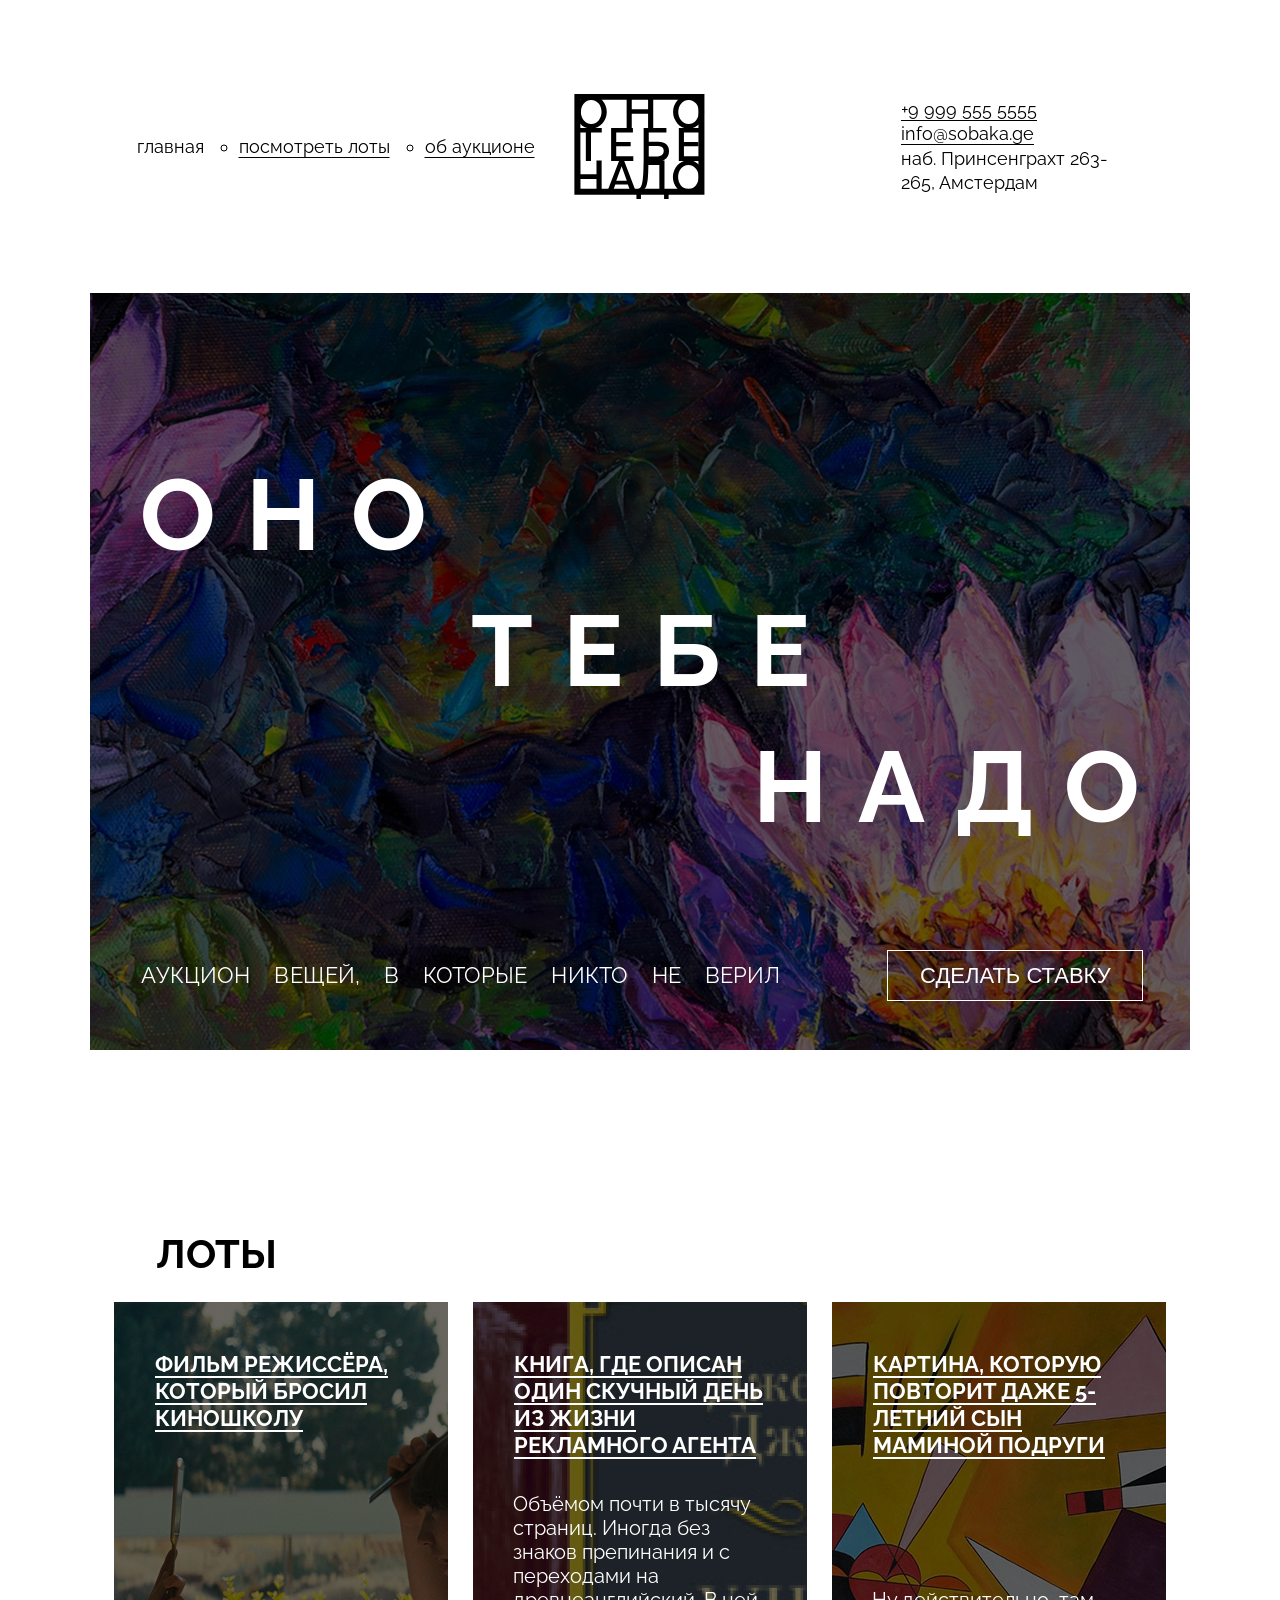
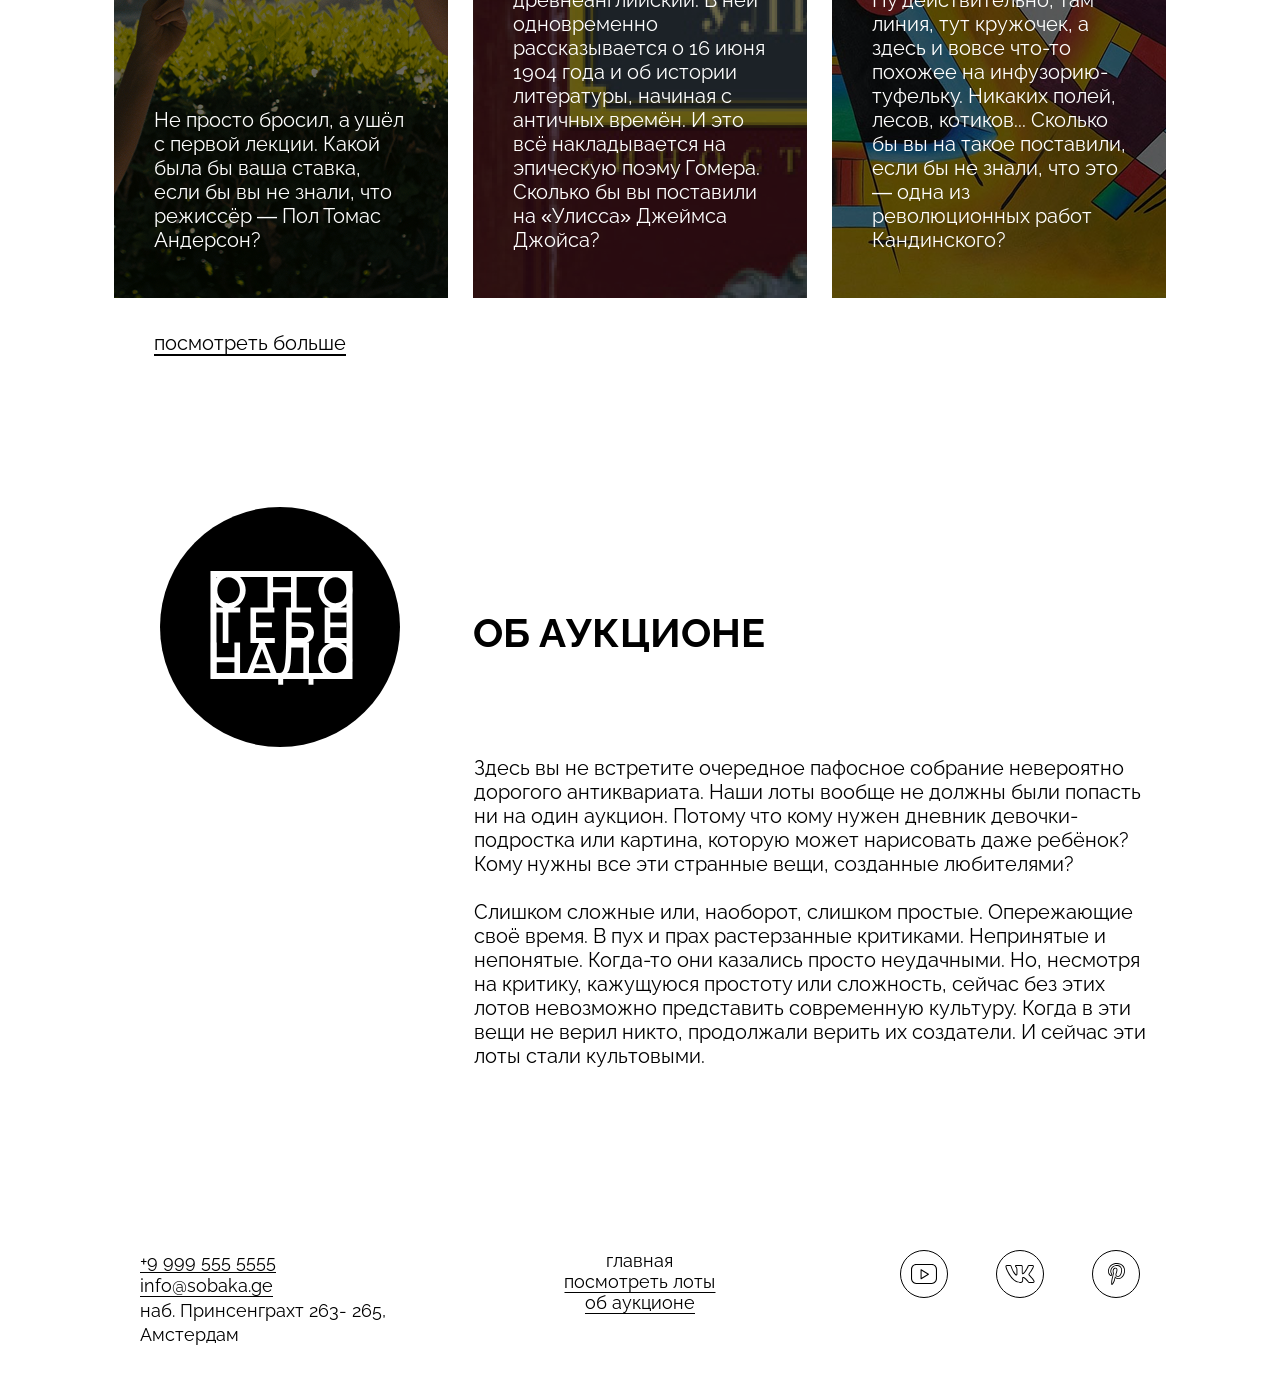
<file: index.html>
<!doctype html>
<html lang="ru">
  <head>
    <meta charset="UTF-8" />
    <meta name="viewport" content="width=device-width, initial-scale=1.0" />
    <title>1 спринт. Проектная работа</title>
    <link rel="stylesheet" href="fonts/fonts.css" />
    <link rel="stylesheet" href="styles/global.css" />
    <link rel="stylesheet" href="styles/style.css" />
  </head>

  <body>
    <header>
      <nav class="header__menu">
        <ul class="header__links-list">
          <li class="header__links-list-item">
            <a class="header__link_active" href="#">Главная</a>
          </li>
          <li class="header__links-list-item">
            <a class="header__link" href="#">Посмотреть лоты</a>
          </li>
          <li class="header__links-list-item">
            <a class="header__link" href="#">Об аукционе</a>
          </li>
        </ul>
      </nav>
<!-- Форматирование через prettier выдает такой формат расположения картинки,
 <a class="header__logo" href="#">
        <img
          class="header__logo-image"
          src="./images/logo.svg"
          alt="Логотип аукциона"
        />
      </a>
  webformatter делает строчным, как и требуется в гайде по стилям от яндекса, 
  но делает более глубокую вложенность, данный файл отформатирован через prettier, с ручным
  восстановлением вложенности текущей картинки -->
      <a class="header__logo" href="#">
        <img class="header__logo-image" src="./images/logo.svg" alt="Логотип аукциона"/>
      </a>
      <!-- По поводу правки adress, свойства не дублируются, 
       общий adress используется и сверху и снизу, header__adress и footer__adress 
       имеют разные значения -->
      <address class="header__address">
        <a href="tel:+99995555555">+9 999 555 5555</a>
        <a href="mailto:info@sobaka.ge">info@sobaka.ge</a>
        наб. Принсенграхт 263- 265, Амстердам
      </address>
    </header>
    <!-- Баннер Оно тебе надо -->
    <main>
      <section class="cover">
        <div class="overlay"></div>
        <h1 class="cover__title">
          <span class="aligned-text aligned-text_left">оно</span>
          <span class="aligned-text aligned-text_center">тебе</span>
          <span class="aligned-text aligned-text_right">надо</span>
        </h1>
        <div class="cover__description">
          <p class="cover__description-text letter-spacing-extended">
            АУКЦИОН ВЕЩЕЙ, В КОТОРЫЕ НИКТО НЕ ВЕРИЛ
          </p>
          <button class="bet-button">СДЕЛАТЬ СТАВКУ</button>
        </div>
      </section>
      <!-- Конец Баннер Оно тебе надо -->
      <!-- Карточки -->

      <section class="lots">
        <h2 class="lots__heading">ЛОТЫ</h2>
        <ul class="lots__card-list">
          <li class="lots__card-list-item">
            <a href="#" class="card-link">
              <article class="card card_type_film">
                <div class="overlay"></div>
                <h3 class="card__title">
                  ФИЛЬМ РЕЖИССЁРА, КОТОРЫЙ БРОСИЛ КИНОШКОЛУ
                </h3>
                <p class="card__text">
                  Не просто бросил, а ушёл с первой лекции. Какой была бы ваша
                  ставка, если бы вы не знали, что режиссёр — Пол Томас
                  Андерсон?
                </p>
              </article>
            </a>
          </li>
          <!-- Карточка 2 -->
          <li class="lots__card-list-item">
            <a href="#" class="card-link">
              <article class="card card_type_book">
                <div class="overlay"></div>
                <h3 class="card__title">
                  КНИГА, ГДЕ ОПИСАН ОДИН СКУЧНЫЙ ДЕНЬ ИЗ ЖИЗНИ РЕКЛАМНОГО АГЕНТА
                </h3>
                <p class="card__text">
                  Объёмом почти в тысячу страниц. Иногда без знаков препинания и
                  с переходами на древнеанглийский. В ней одновременно
                  рассказывается о 16 июня 1904 года и об истории литературы,
                  начиная с античных времён. И это всё накладывается на
                  эпическую поэму Гомера. Сколько бы вы поставили на «Улисса»
                  Джеймса Джойса?
                </p>
              </article>
            </a>
          </li>
          <!-- Карточка 3 -->
          <li class="lots__card-list-item">
            <a href="#" class="card-link">
              <article class="card card_type_picture">
                <div class="overlay"></div>
                <h3 class="card__title">
                  КАРТИНА, КОТОРУЮ ПОВТОРИТ ДАЖЕ 5-ЛЕТНИЙ СЫН МАМИНОЙ ПОДРУГИ
                </h3>
                <p class="card__text">
                  Ну действительно, там линия, тут кружочек, а здесь и вовсе
                  что-то похожее на инфузорию-туфельку. Никаких полей, лесов,
                  котиков... Сколько бы вы на такое поставили, если бы не знали,
                  что это — одна из революционных работ Кандинского?
                </p>
              </article>
            </a>
          </li>
        </ul>
        <a class="lots__look-more-link" href="#"> Посмотреть больше </a>
      </section>

      <!-- конец Карточки -->
      <!-- Об аукционе -->
      <section class="about">
        <div class="about__logo about__column about__column__left">
          <img
            class="about__logo-image"
            src="./images/logo-column.svg"
            alt="Логотип аукциона"
          />
        </div>
        <div class="about__column about__column__right">
          <h2 class="about__title">Об аукционе</h2>
          <div class="about__text">
            <p>
              Здесь вы не встретите очередное пафосное собрание невероятно
              дорогого антиквариата. Наши лоты вообще не должны были попасть ни
              на один аукцион. Потому что кому нужен дневник девочки-подростка
              или картина, которую может нарисовать даже ребёнок? Кому нужны все
              эти странные вещи, созданные любителями?
            </p>

            <p>
              Слишком сложные или, наоборот, слишком простые. Опережающие своё
              время. В пух и прах растерзанные критиками. Непринятые и
              непонятые. Когда-то они казались просто неудачными. Но, несмотря
              на критику, кажущуюся простоту или сложность, сейчас без этих
              лотов невозможно представить современную культуру. Когда в эти
              вещи не верил никто, продолжали верить их создатели. И сейчас эти
              лоты стали культовыми.
            </p>
          </div>
        </div>
      </section>

      <!-- конец Об аукционе -->
    </main>

    <footer class="footer">
      <address class="footer__address">
        <a href="tel:+99995555555">+9 999 555 5555</a>
        <a href="mailto:info@sobaka.ge">info@sobaka.ge</a>
        наб. Принсенграхт 263- 265, Амстердам
      </address>

      <nav class="footer__menu">
        <ul class="footer__links-list">
          <li class="footer__menu-link">
            <a class="footer__link_active" href="#">Главная</a>
          </li>
          <li class="footer__menu-link">
            <a class="footer__link" href="#">Посмотреть лоты</a>
          </li>
          <li class="footer__menu-link">
            <a class="footer__link" href="#">Об аукционе</a>
          </li>
        </ul>
      </nav>

      <ul class="footer__social-list">
        <li class="footer__social-list-item">
          <a class="footer__social-link" href="#"
            ><img src="./images/yt.svg" alt="YouTube" />
          </a>
        </li>
        <li class="footer__social-list-item">
          <a class="footer__social-link" href="#"
            ><img src="./images/vk.svg" alt="ВКонтакте" />
          </a>
        </li>
        <li class="footer__social-list-item">
          <a class="footer__social-link" href="#"
            ><img src="./images/pinterest.svg" alt="Pinterest" />
          </a>
        </li>
      </ul>
    </footer>
  </body>
</html>
</file>
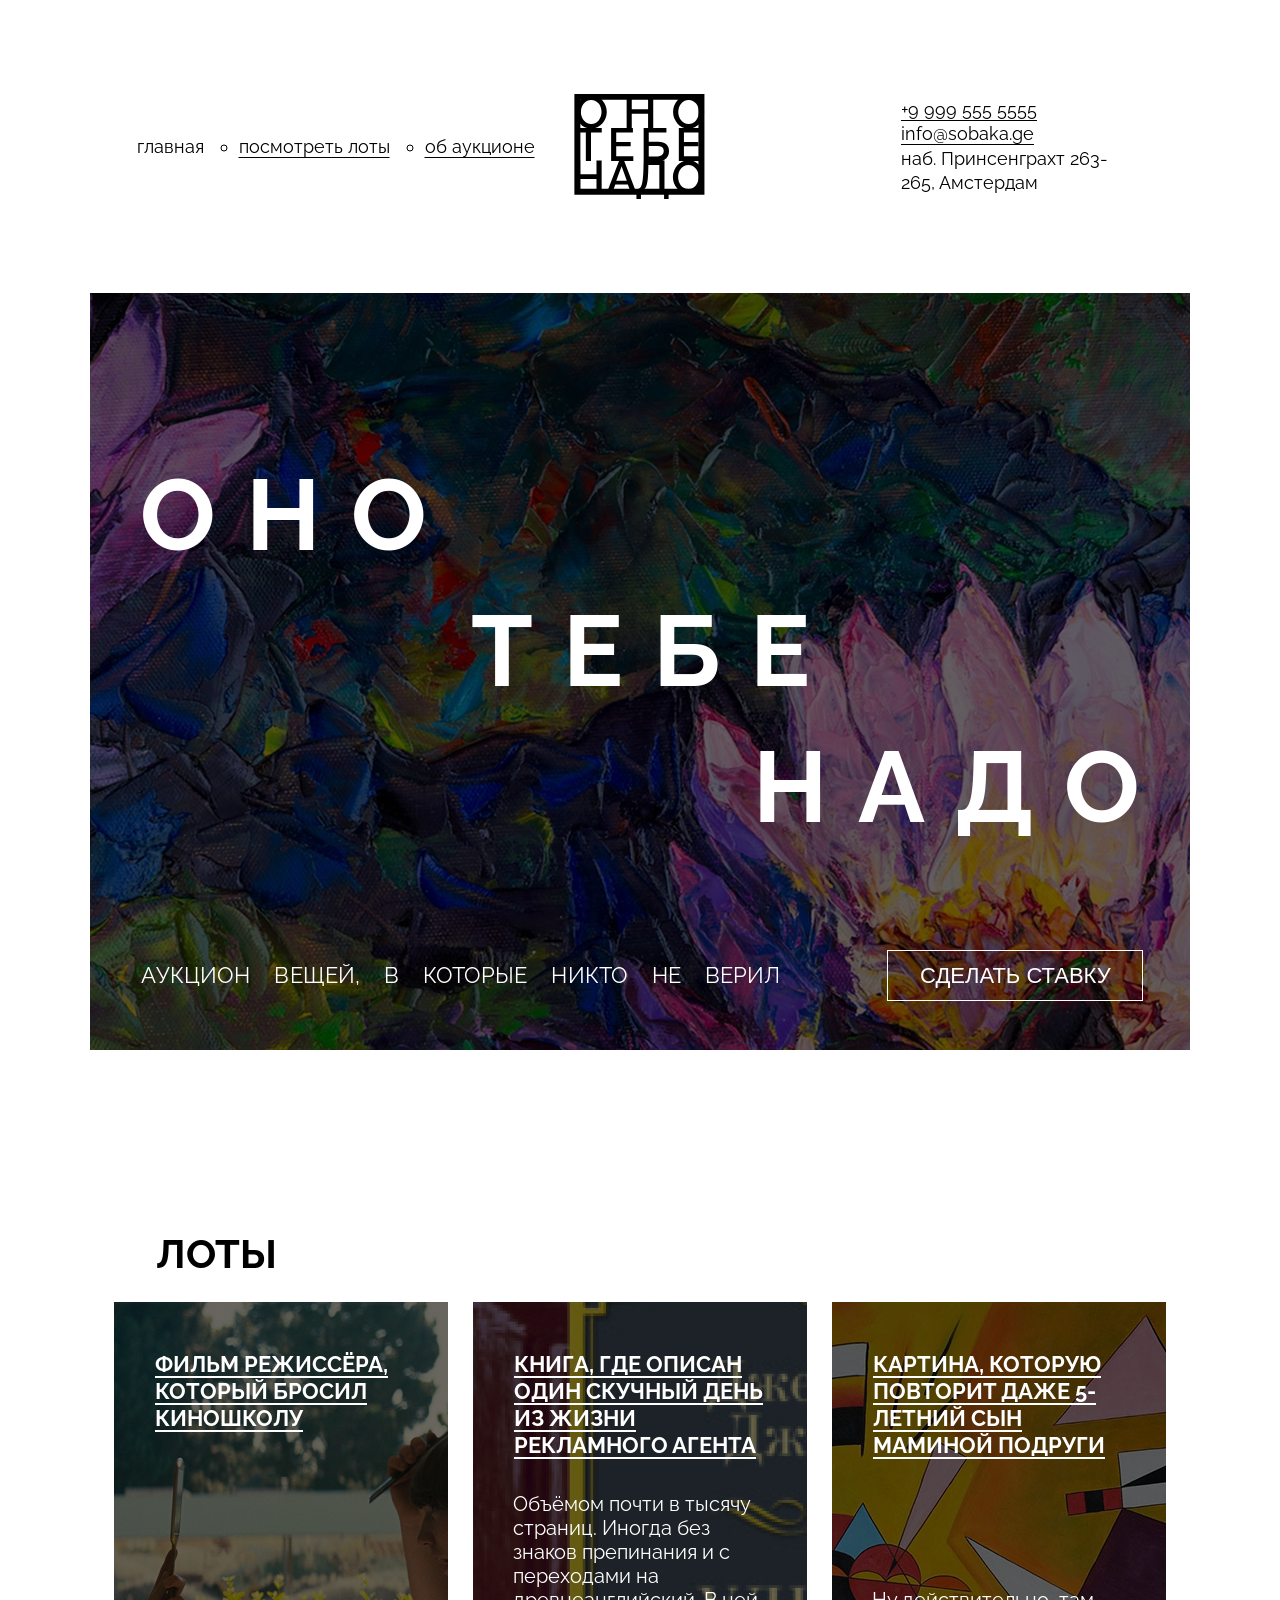
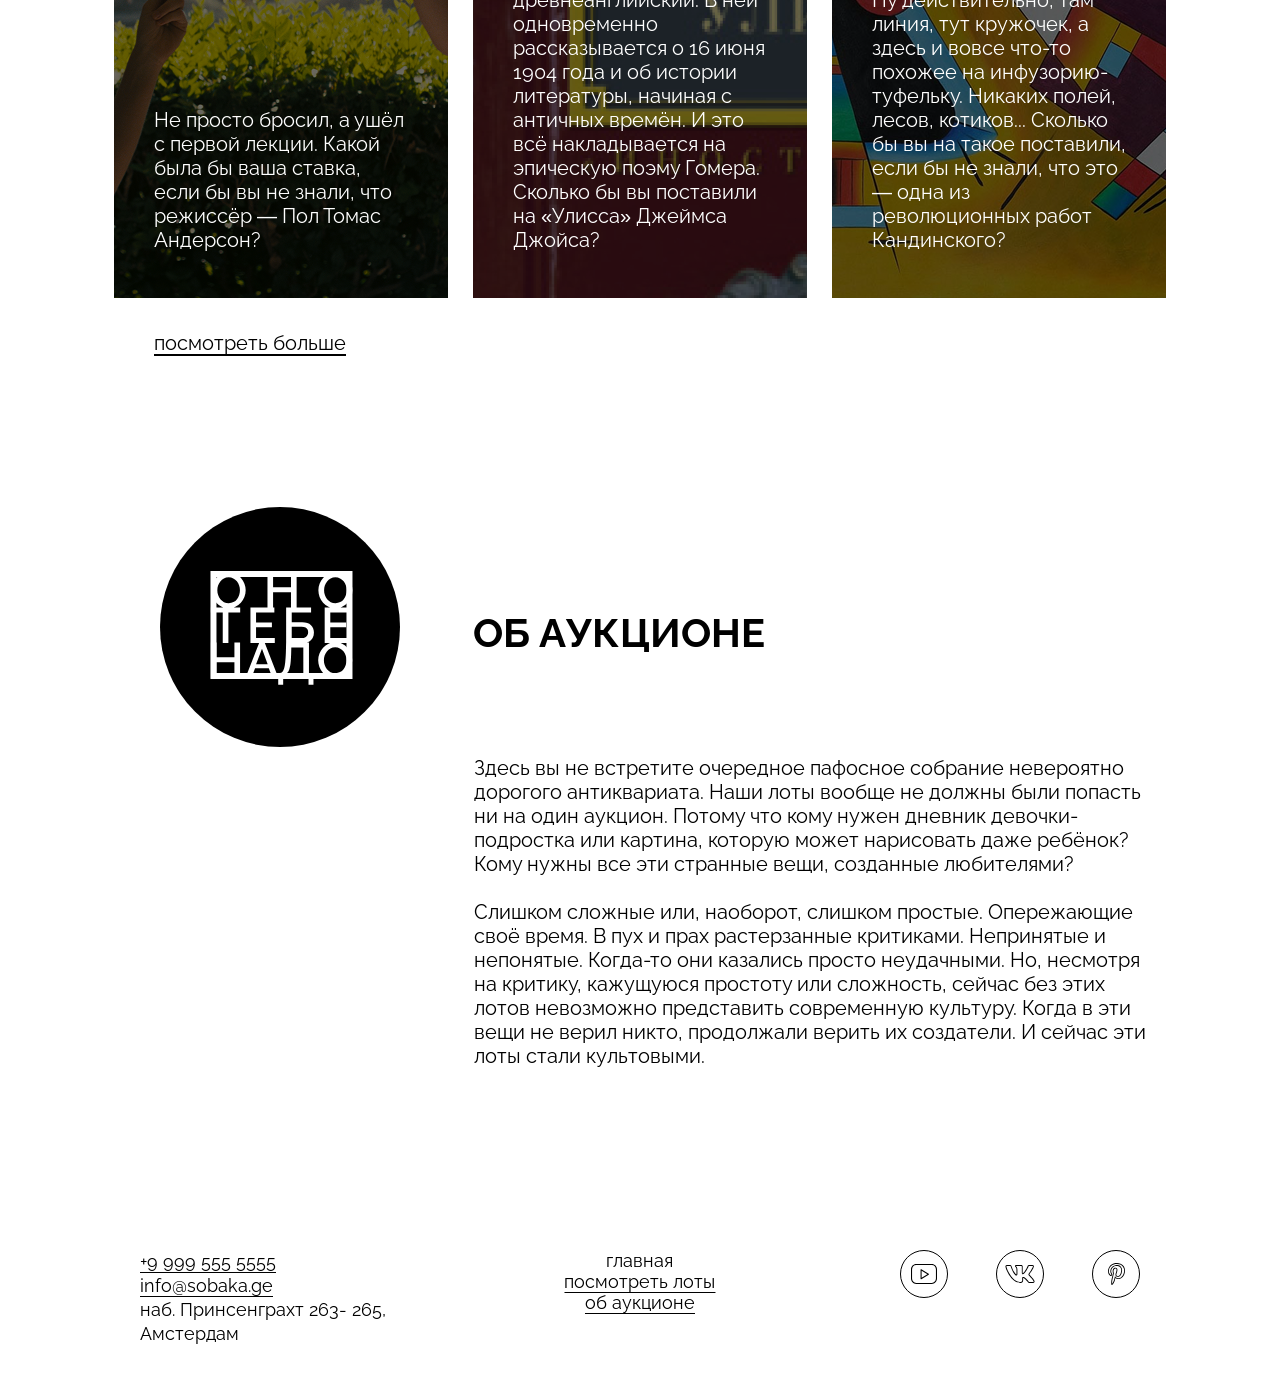
<file: images/ono-tebe-nado-fd-main/ono-tebe-nado-fd-main/index.html>
<!doctype html>
<html lang="ru">
  <head>
    <meta charset="UTF-8" />
    <meta name="viewport" content="width=device-width, initial-scale=1.0" />
    <title>1 спринт. Проектная работа</title>
    <link rel="stylesheet" href="fonts/fonts.css" />
    <link rel="stylesheet" href="styles/global.css" />
    <link rel="stylesheet" href="styles/style.css" />
  </head>

  <body>
    <header>
      <nav class="header__menu">
        <ul class="header__links-list">
          <li class="header__links-list-item">
            <a class="header__link_active" href="#">Главная</a>
          </li>
          <li class="header__links-list-item">
            <a class="header__link" href="#">Посмотреть лоты</a>
          </li>
          <li class="header__links-list-item">
            <a class="header__link" href="#">Об аукционе</a>
          </li>
        </ul>
      </nav>
      
        <a class="header__logo" href="#"
          ><img
            class="header__logo-image"
            src="./images/logo.svg"
            alt="Логотип аукциона"
        /></a>
      
      <address class="header__address">
        <a href="tel:+99995555555">+9 999 555 5555</a>
        <a href="mailto:info@sobaka.ge">info@sobaka.ge</a>
        <div>наб. Принсенграхт 263- 265, Амстердам</div>
      </adress>
    </header>
    <!-- Баннер Оно тебе надо -->
    <main>
      <section class="cover">
        <div class="overlay"></div>
            <h1 class="cover__title">
            <span class="aligned-text aligned-text_left">оно</span>
            <span class="aligned-text aligned-text_center">тебе</span>
            <span class="aligned-text aligned-text_right">надо</span>
          </h1>
          <div class="cover__description">
            <p class="cover__description-text letter-spacing-extended">
              АУКЦИОН ВЕЩЕЙ, В КОТОРЫЕ НИКТО НЕ ВЕРИЛ
            </p>
            <button class="bet-button">СДЕЛАТЬ СТАВКУ</button>
          </div>
      </section>
      <!-- Конец Баннер Оно тебе надо -->
      <!-- Карточки -->

      <section class="lots">
        <h2 class="lots__heading">ЛОТЫ</h2>
        <ul class="lots__card-list">
          <li class="lots__card-list-item">
            <a href="#" class="card-link">
              <article class="card card_type_film">
                <div class="overlay"></div>
                <h3 class="card__title">
                  ФИЛЬМ РЕЖИССЁРА, КОТОРЫЙ БРОСИЛ КИНОШКОЛУ
                </h3>
                <p class="card__text">
                  Не просто бросил, а ушёл с первой лекции. Какой была бы ваша
                  ставка, если бы вы не знали, что режиссёр — Пол Томас
                  Андерсон?
                </p>
              </article>
            </a>
          </li>
          <!-- Карточка 2 -->
          <li class="lots__card-list-item">
            <a href="#" class="card-link">
              <article class="card card_type_book">
                <div class="overlay"></div>
                <h3 class="card__title">
                  КНИГА, ГДЕ ОПИСАН ОДИН СКУЧНЫЙ ДЕНЬ ИЗ ЖИЗНИ РЕКЛАМНОГО АГЕНТА
                </h3>
                <p class="card__text">
                  Объёмом почти в тысячу страниц. Иногда без знаков препинания и
                  с переходами на древнеанглийский. В ней одновременно
                  рассказывается о 16 июня 1904 года и об истории литературы,
                  начиная с античных времён. И это всё накладывается на
                  эпическую поэму Гомера. Сколько бы вы поставили на «Улисса»
                  Джеймса Джойса?
                </p>
              </article>
            </a>
          </li>
          <!-- Карточка 3 -->
          <li class="lots__card-list-item">
            <a href="#" class="card-link">
              <article class="card card_type_picture">
                <div class="overlay"></div>
                <h3 class="card__title">
                  КАРТИНА, КОТОРУЮ ПОВТОРИТ ДАЖЕ 5-ЛЕТНИЙ СЫН МАМИНОЙ ПОДРУГИ
                </h3>
                <p class="card__text">
                  Ну действительно, там линия, тут кружочек, а здесь и вовсе
                  что-то похожее на инфузорию-туфельку. Никаких полей, лесов,
                  котиков... Сколько бы вы на такое поставили, если бы не знали,
                  что это — одна из революционных работ Кандинского?
                </p>
              </article>
            </a>
          </li>
        </ul>
        <a class="lots__look-more-link" href="#"> Посмотреть больше </a>
      </section>

      <!-- конец Карточки -->
      <!-- Об аукционе -->
      <section class="about">
        <div class="about__logo about__column about__column__left">
          <img
              class="about__logo-image"
              src="./images/logo-column.svg"
              alt="Логотип аукциона"
          />
        </div>
        <div class="about__column about__column__right">
          <div class="about__title">Об аукционе</div>
          <div class="about__text">
            <p>
              Здесь вы не встретите очередное пафосное собрание невероятно
              дорогого антиквариата. Наши лоты вообще не должны были попасть ни
              на один аукцион. Потому что кому нужен дневник девочки-подростка
              или картина, которую может нарисовать даже ребёнок? Кому нужны все
              эти странные вещи, созданные любителями?
            </p>
            
            <p>
              Слишком сложные или, наоборот, слишком простые. Опережающие своё
              время. В пух и прах растерзанные критиками. Непринятые и
              непонятые. Когда-то они казались просто неудачными. Но, несмотря
              на критику, кажущуюся простоту или сложность, сейчас без этих
              лотов невозможно представить современную культуру. Когда в эти
              вещи не верил никто, продолжали верить их создатели. И сейчас эти
              лоты стали культовыми.
            </p>
          </div>
        </div>
      </section>

      <!-- конец Об аукционе -->
    </main>

    <footer class="footer">
      <address class="footer__address">
        <a href="tel:+99995555555">+9 999 555 5555</a>
        <a href="mailto:info@sobaka.ge">info@sobaka.ge</a>
        наб. Принсенграхт 263- 265, Амстердам
      </address>
      

      <nav class="footer__menu">
        <ul class="footer__links-list">
          <li class="footer__menu-link"> 
            <a class="footer__link_active" href="#">Главная</a>
          </li>
          <li class="footer__menu-link">
            <a class="footer__link" href="#">Посмотреть лоты</a>
          </li>
          <li class="footer__menu-link">
            <a class="footer__link" href="#">Об аукционе</a>
          </li>
        </ul>
      </nav>

      <ul class="footer__social-list">
        <li class="footer__social-list-item">
          <a class="footer__social-link" href="#"
            ><img src="./images/yt.svg" alt="YouTube" />
          </a>
        </li>
        <li class="footer__social-list-item">
          <a class="footer__social-link" href="#"
            ><img src="./images/vk.svg" alt="ВКонтакте" />
          </a>
        </li>
        <li class="footer__social-list-item">
          <a class="footer__social-link" href="#"
            ><img src="./images/pinterest.svg" alt="Pinterest" />
          </a>
        </li>
      </ul>
    </footer>
  </body>
</html>
</file>
<file: fonts/fonts.css>
@font-face {
  font-family: Raleway;
  src:
    url(./Raleway-Regular.woff2) format('woff2'),
    url(./Raleway-Regular.woff) format('woff');
  font-weight: normal;
  font-display: swap;
}

@font-face {
  font-family: Raleway;
  src:
    url(./Raleway-Bold.woff2) format('woff2'),
    url(./Raleway-Bold.woff) format('woff');
  font-weight: bold;
  font-display: swap;
}
</file>
<file: styles/global.css>
body,
h1, h2, h3, h4, h5, h6,
p,
ul, ol, li,
figure, figcaption,
blockquote, dl, dd {
  margin: 0;
  padding: 0;
}
p {
  margin-bottom: 24px;
}

ul,
ol {
  list-style: none;
}

a {
  display: block;
  color: inherit;
  text-decoration: none;
  text-underline-offset: 4px;
}

img {
  display: block;
  max-width: 100%;
  height: auto;
}

body {
  color: black;
  font-family: 'Raleway', sans-serif;
  font-weight: 400;
  font-size: 18px;
  font-style: normal;
  line-height: 100%;
  letter-spacing: 0;  
  width: 1100px;
  max-width: 100%;
  height: auto;
  margin-right: auto;
  margin-left: auto;
  background-color: white;
}

address {
  font-style: normal;
}

section {
  position: relative;
  margin-bottom: 20px;
}
</file>
<file: styles/style.css>
header {
  display: grid;
  grid-template-columns: 1fr min-content 1fr;
  place-self: center;
  align-items: center;
  align-self: center;
  width: 100%;
  min-height: 293px;
}

.header__menu {
  display: grid;
  margin: auto;
}

.header__links-list {
  display: flex;
  gap: 20px;
  text-transform: lowercase;
}

.header__links-list-item {
  margin-left: 15px;
  list-style: circle;
}
.header__links-list-item:first-child {
  list-style: none;
}

.header__link {
  text-decoration: underline;
}

.header__link_active {
  text-decoration: none;
  list-style: none;
}

.header__logo {
  display: grid;
  width: max-content;
  margin: auto;
}

.header__logo-image {
  width: max-content;
}

address {
  position: relative;
  display: grid;

  justify-content: end;
  width: 230px;

  line-height: 24.3px;
}

.header__address {
  margin-left: 187px;
}

.header__address a {
  text-decoration: underline;
  text-underline-offset: 4px;
}

.cover {
  position: relative;
  width: auto;
  min-height: 757px;
  background-image: url(../images/lotus-flower.png);
  background-repeat: no-repeat;
  background-position: center;
  background-size: cover;
}

.overlay {
  position: absolute;
  z-index: 1;
  width: 100%;
  height: 100%;
  margin-top: 0;
  margin-left: 0;
  background-color: #00000096;
}

.cover__container {
  z-index: 2;
  display: grid;
  grid-template-rows: 3fr 0.5fr;
}

.cover__title {
  position: relative;
  z-index: 2;
  padding-top: 167px;
  padding-right: 20px;
  padding-left: 50px;
  color: white;
  font-weight: 700;
  font-size: 100px;
  line-height: 110px;
  letter-spacing: 30px;
  text-transform: uppercase;
}

.aligned-text {
  display: block;
  margin-bottom: 26px;
}

.aligned-text_left {
  text-align: left;
}

.aligned-text_center {
  text-align: center;
}

.aligned-text_right {
  text-align: right;
}

.letter-spacing-extended {
  letter-spacing: 5px;
}

.cover__description {
  position: relative;
  z-index: 2;
  display: flex;
  gap: 95px;
  max-width: 100%;
  margin-top: 108px;
  margin-left: 39px;
  color: white;
  word-spacing: 18px;
}

.cover__description-text {
  position: relative;
  padding: 15px 12px 12px 12px;
  font-weight: 400;
  font-size: 22px;
  line-height: 21px;
  letter-spacing: 0.06px;
}

.bet-button {
  position: relative;
  width: 256px;
  height: 51px;
  border: 1px white solid;
  color: white;
  font-weight: 500;
  font-size: 22px;
  background: none;
}

.lots {
  margin-top: 177px;
}

.lots__heading {
  padding: 18px 0 0 66px;
  font-weight: 700;
  font-size: 40px;
}

.lots__card-list {
  display: flex;
  flex-wrap: wrap;
  gap: 25px;
  margin: 39px 0 0 24px;
}

.lots__card-list-item {
  margin-right: 0px;
}

.lots__card-list-item:last-child {
  margin-right: 0px;
}

.card {
  position: relative;
  display: flex;
  flex-direction: column;
  width: 334px;
  min-height: 596px;
  color: white;
  background-position: center;
  background-size: cover;
}

.card_type_film {
  background: url(../images/film.png);
}

.card_type_book {
  background: url(../images/book.jpg);
}

.card_type_picture {
  background: url(../images/picture.jpg);
}

.card__title {
  position: relative;
  z-index: 3;
  padding: 49px 41px 20px;
  font-weight: 700;
  font-size: 22px;
  line-height: 27px;
  letter-spacing: 0px;
  text-decoration: underline;
  text-transform: uppercase;
}

.card__text {
  position: relative;
  z-index: 3;
  margin-top: auto;
  margin-bottom: 0;
  padding: 0px 40px 46px;
  font-weight: 400;
  font-size: 20px;
  line-height: 24px;
}

.lots__look-more-link {
  padding: 39px 0 0 64px;
  font-size: 20px;
  line-height: 12px;
  text-decoration: underline;
  text-transform: lowercase;
}

.about {
  display: flex;
  flex-direction: row;
  width: 100%;
  margin-top: 158px;
}

.about__column__left {
  width: 30%;
}

.about__column__right {
  width: 70%;
}

.about__logo__right {
  place-content: center;
}

.about__logo-image {
  width: 240px;
  margin-left: 70px;
}

.about__title {
  padding: 117px 0 112px 53px;
  font-weight: 700;
  font-size: 40px;
  text-transform: uppercase;
}

.about__text {
  padding: 2px 40px 2px 54px;
  font-weight: 400;
  font-size: 20px;
  line-height: 24px;
  letter-spacing: 0;
}

.footer {
  display: grid;
  grid-template-columns: 1fr 1fr 1fr;
  align-items: start;
  margin: 106px 0 0 0;
  padding: 50px;
}

.footer__address {
  width: 250px;
}

.footer__menu {
  display: grid;
  line-height: 12px;
  line-height: 21px;
  text-align: center;
  text-transform: lowercase;
}

.footer__menu-link {
  text-underline-offset: 3px;
}

.footer__link_active {
  text-decoration: none;
}

.footer__social-list {
  display: flex;
  justify-content: flex-end;
  gap: 48px;
}
.footer__social-link {
  width: 48px;
}

.footer__address a {
  text-decoration: underline;
  text-underline-offset: 4px;
}

.footer__link {
  text-decoration: underline;
}
</file>
<file: images/ono-tebe-nado-fd-main/ono-tebe-nado-fd-main/fonts/fonts.css>
@font-face {
  font-family: Raleway;
  src:
    url(./Raleway-Regular.woff2) format('woff2'),
    url(./Raleway-Regular.woff) format('woff');
  font-weight: normal;
  font-display: swap;
}

@font-face {
  font-family: Raleway;
  src:
    url(./Raleway-Bold.woff2) format('woff2'),
    url(./Raleway-Bold.woff) format('woff');
  font-weight: bold;
  font-display: swap;
}
</file>
<file: images/ono-tebe-nado-fd-main/ono-tebe-nado-fd-main/styles/global.css>
body,
h1, h2, h3, h4, h5, h6,
p,
ul, ol, li,
figure, figcaption,
blockquote, dl, dd {
  margin: 0;
  padding: 0;
}
p{ margin-bottom: 24px;}
ul,
ol {
  list-style: none;
}

a {
  display: block;
  color: inherit;
  text-decoration: none;
  text-underline-offset: 4px;
}

img {
  display: block;
  max-width: 100%;
  height: auto;
}

body {
  color: black;
  font-family: 'Raleway', sans-serif;
  font-weight: 400;
  font-size: 18px;
  font-style: normal;
  line-height: 100%;
  letter-spacing: 0;  
  width: 1100px;
  max-width: 100%;
  height: auto;
  margin-right: auto;
  margin-left: auto;
  background-color: white;
}

address {
  font-style: normal;
}

section {
  position: relative;
  margin-bottom: 20px;
}
</file>
<file: images/ono-tebe-nado-fd-main/ono-tebe-nado-fd-main/styles/style.css>
header {
  display: grid;
  grid-template-columns: 1fr min-content 1fr;
  place-self: center;
  align-items: center;
  align-self: center;
  width: 100%;
  min-height: 293px;
}

.header__menu {
  display: grid;
  margin: auto;
}

.header__links-list {
  display: flex;
  gap: 20px;
  text-transform: lowercase;
}

.header__links-list-item {
  margin-left: 15px;
  list-style: circle;
}
.header__links-list-item:first-child{list-style: none;}
.header__link {
  text-decoration: underline;
}

.header__link_active {
  text-decoration: none;
  list-style: none;
}

.header__logo {
  display: grid;
  width: max-content;
  margin: auto;
}

.header__logo-image {
  width: max-content;
}

address {
  display: grid;  
  position: relative;
 
  justify-content: end;
  width: 230px;
  
  line-height: 24.3px;
}

.header__address {
  text-underline-offset: 5px;
  margin-left: 187px;
}

.header__address a {
  text-decoration: underline;
  text-underline-offset: 4px;
}

.cover {
  position: relative;
  width: auto;
  min-height: 757px;
  background-image: url(../images/lotus-flower.png);
  background-repeat: no-repeat;
  background-size: cover;
  background-position: center;
}

.overlay {
  position: absolute;
  margin-top: 0;
  margin-left: 0;
  z-index: 1;
  width: 100%;
  height: 100%;
  background-color: #00000096;
}

.cover__container {
  z-index: 2;
  display: grid;
  grid-template-rows: 3fr 0.5fr;
}

.cover__title {
    font-size: 100px;
    font-weight: 700;
    text-transform: uppercase;
    line-height: 110px;
    color: white;
    padding-top: 167px;
    padding-left: 50px;
    padding-right: 20px;
    z-index: 2;
    position: relative;
    letter-spacing: 30px;
}

.aligned-text {
  display: block;   
  margin-bottom: 26px;}

.aligned-text_left {
text-align: left;
}

.aligned-text_center {
text-align: center;
}

.aligned-text_right {
text-align: right;
}

.letter-spacing-extended {
  letter-spacing: 5px;
}

.cover__description {
  position: relative;
  display: flex;
  gap: 95px;
  max-width: 100%;
  color: white;
  margin-top: 108px;
  margin-left: 39px;
  word-spacing: 18px;
  z-index: 2;
}

.cover__description-text {
  padding: 15px 12px 12px 12px;
  font-weight: 400;
  font-size: 22px;
  line-height: 21px;
  position: relative;
  letter-spacing: 0.06px;
}

.bet-button {
  position: relative;
  width: 256px;
  border: 1px white solid;
  color: white;
  font-weight: 500;
  font-size: 22px;
  background: none;
  height: 51px;
}

.lots {
  margin-top: 177px;
}

.lots__heading {
  padding: 18px 0 0 66px;
  font-weight: 700;
  font-size: 40px;
}

.lots__card-list {
  display: flex;
  flex-wrap: wrap;
  gap: 25px;
  margin: 39px 0 0 24px;
}

.lots__card-list-item {
  margin-right: 0px;
}

.lots__card-list-item:last-child {
  margin-right: 0px;
}

.card {
  position: relative;
  width: 334px;
  min-height: 596px;
  color: white;
  background-position: center;
  background-size: cover;
  display: flex;
  flex-direction: column;
}

.card_type_film {
  background: url(../images/film.png);

}

.card_type_book {
  background: url(../images/book.jpg);

}

.card_type_picture {
  background: url(../images/picture.jpg);

}

.card__title {
  position: relative;
  z-index: 3;
  padding: 49px 41px 20px;
  font-weight: 700;
  font-size: 22px;
  line-height: 27px;
  text-decoration: underline;
  text-transform: uppercase;
  letter-spacing: 0px;
}

.card__text {
  position: relative;
  margin-bottom: 0;
  z-index: 3;
  padding: 0px 40px 46px;
  font-weight: 400;
  font-size: 20px;
  margin-top: auto;
  line-height: 24px;
}

.lots__look-more-link {
  padding: 39px 0 0 64px;
  font-size: 20px;
  line-height: 12px;
  text-decoration: underline;
  text-transform: lowercase;
}

.about {
display: flex;
    margin-top: 158px;
    flex-direction: row;
    width: 100%;
}

.about__column {


}

.about__column__left {
    width: 30%;
}
   .about__column__right { 
    width: 70%;
  }
.about__logo__right {
  place-content: center;
}

.about__logo-image {
    width: 240px;
    margin-left: 70px;
}

.about__title {
font-weight: 700;
    font-size: 40px;
    text-transform: uppercase;
    padding: 117px 0 112px 53px;
}

.about__text {
    padding: 2px 40px 2px 54px;
    font-weight: 400;
    font-size: 20px;
    line-height: 24px;
    letter-spacing: 0;
}

.footer {
  display: grid;
  grid-template-columns: 1fr 1fr 1fr;
  align-items: start;
  margin: 106px 0 0 0;
  padding: 50px;
}

.footer__address {
  display: grid;
  justify-content: end;
  width: 250px;
  line-height: 24px;
}

.footer__menu {
  display: grid;
  line-height: 12px;
  text-align: center;
  text-transform: lowercase;
  line-height: 21px;
}

.footer__menu-link {
  text-underline-offset: 3px;
}

.footer__link_active {
  text-decoration: none;
}

.footer__social-list {
  display: flex;
  justify-content: flex-end;
  gap: 48px;
}
.footer__social-link{
width: 48px;
}

.footer__address a {
  text-decoration: underline;
  text-underline-offset: 4px;
}

.footer__link{text-decoration: underline;}
</file>
